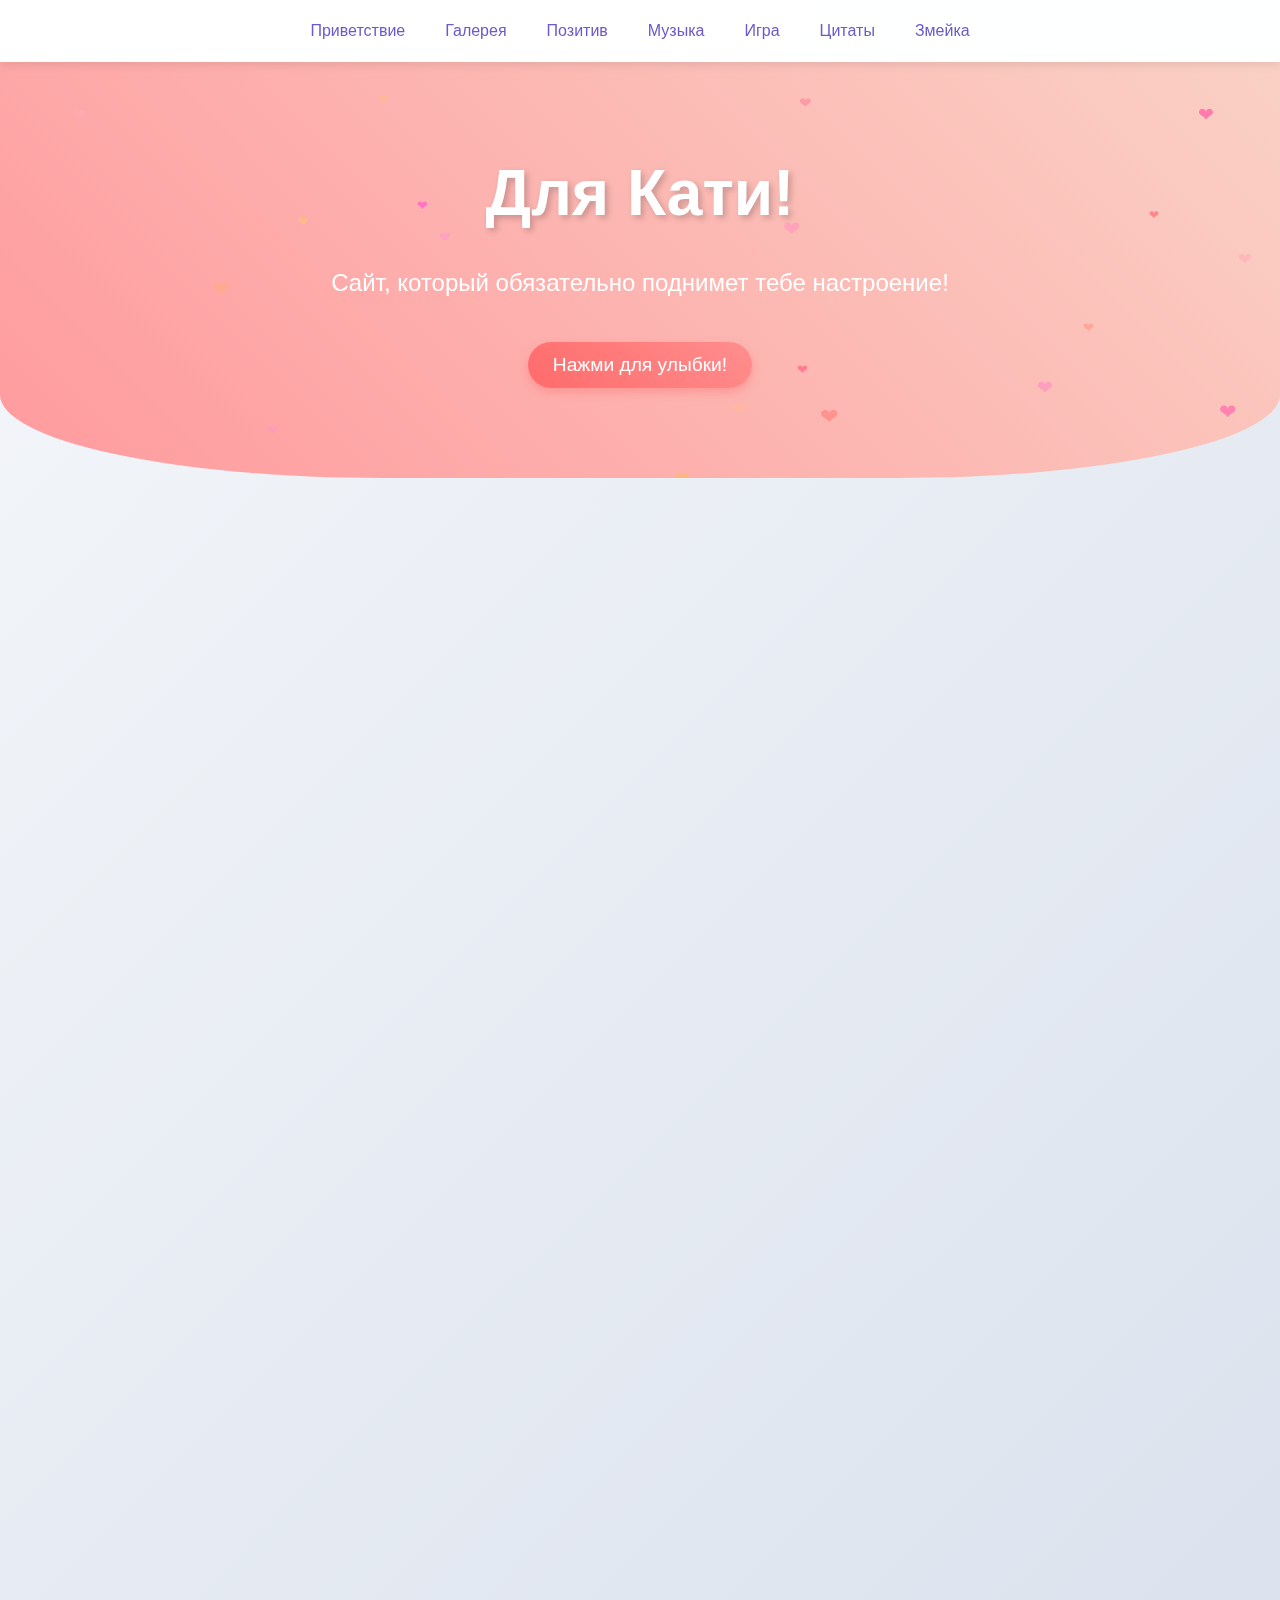
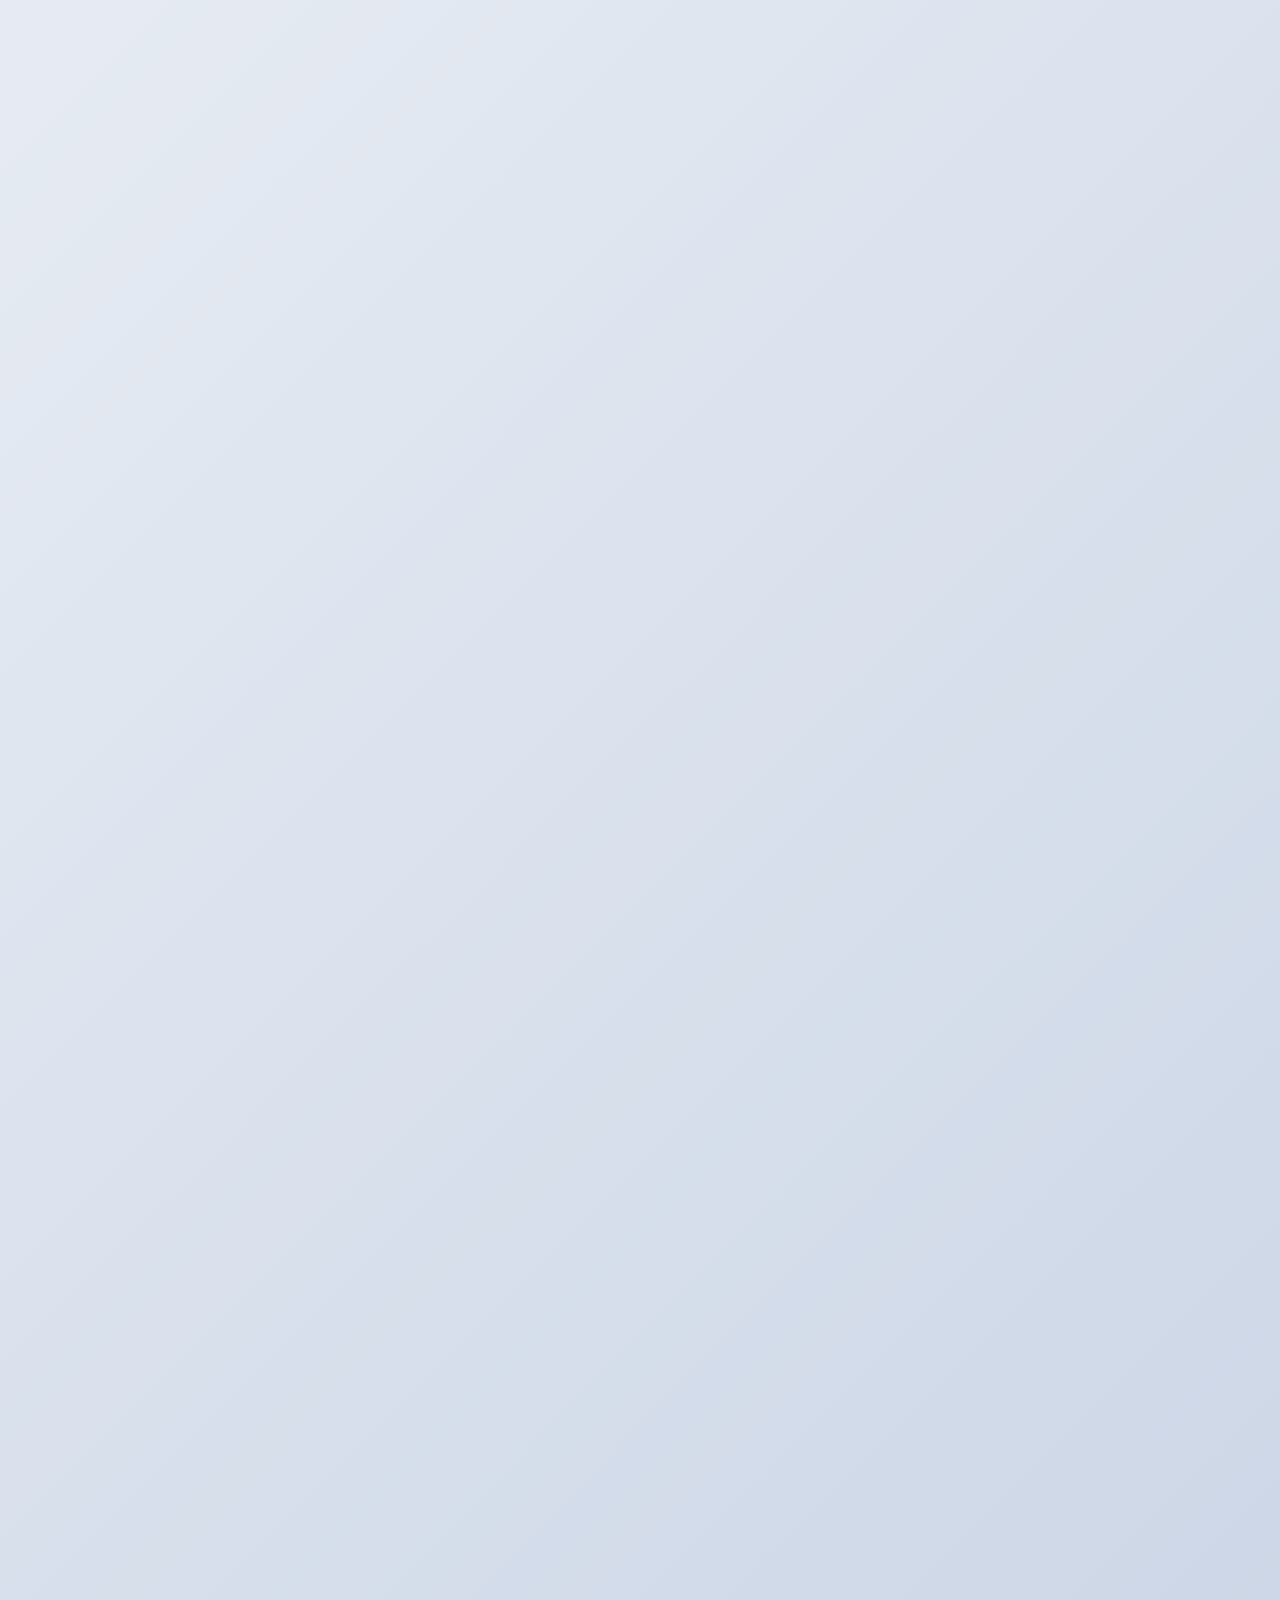
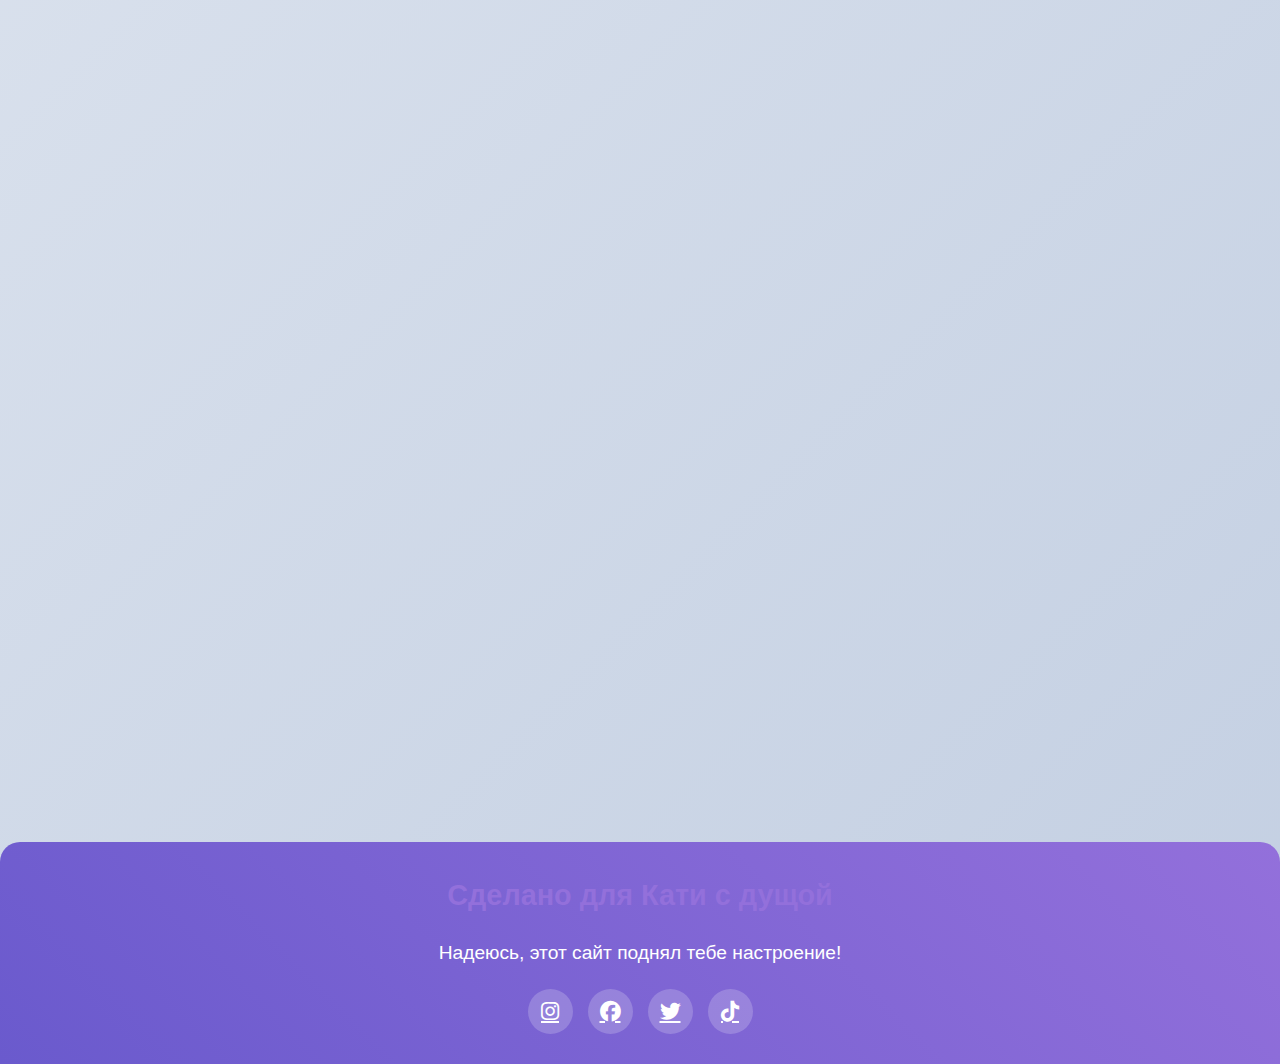
<file: index.html>
<!DOCTYPE html>
<html lang="ru">
<head>
  <meta charset="UTF-8">
  <meta name="viewport" content="width=device-width, initial-scale=1.0">
  <script src="yes.js"></script>
  <link rel="stylesheet" href="main.css">
  <title>Для Кати - Улыбнись!</title>
  <link rel="stylesheet" href="https://cdnjs.cloudflare.com/ajax/libs/font-awesome/6.4.0/css/all.min.css">
</head>
<body>
<!-- Навигация -->
<div class="nav-container">
  <div class="container">
    <nav class="nav-menu">
      <a href="#welcome" class="nav-link">Приветствие</a>
      <a href="#gallery" class="nav-link">Галерея</a>
      <a href="#positive" class="nav-link">Позитив</a>
      <a href="#music" class="nav-link">Музыка</a>
      <a href="#bubbleGame" class="nav-link">Игра</a>
      <a href="#quotes" class="nav-link">Цитаты</a>
      <a href="snake.html" class="nav-link">Змейка</a>
    </nav>
  </div>
</div>

<!-- Шапка -->
<header>
  <div class="floating-hearts" id="floatingHearts"></div>
  <div class="header-content">
    <h1 class="header-title">Для Кати!</h1>
    <p class="header-subtitle">Сайт, который обязательно поднимет тебе настроение!</p>
    <button class="btn" id="startBtn">Нажми для улыбки!</button>
  </div>
</header>

<div class="container">
  <!-- Приветственная секция -->
  <section id="welcome">
    <h2>Привет, Катя!</h2>
    <p>Этот сайт создан специально для тебя, чтобы поднять твоё настроение и заставить улыбнуться!</p>
    <p>Здесь ты найдёшь много приятных сюрпризов, красивых анимаций и интерактивных элементов.</p>
    <div class="progress-container">
      <div class="progress-bar" id="moodBar"></div>
    </div>
    <p id="moodText">Твоё настроение: Нажми кнопку выше, чтобы улучшить!</p>
  </section>

  <!-- Галерея -->
  <section id="gallery">
    <h2>Галерея улыбок</h2>
    <p>Посмотри на эти красивые изображения, которые заставят тебя улыбнуться!</p>
    <div class="gallery">
      <div class="gallery-item">
        <img src="flower.png" alt="Цветы" loading="lazy">
      </div>
      <div class="gallery-item">
        <img src="sunser.png" alt="Закат" loading="lazy">
      </div>
      <div class="gallery-item">
        <img src="cat.png" alt="Котик" loading="lazy">
      </div>
      <div class="gallery-item">
        <img src="raduga.jpg" alt="Радуга" loading="lazy">
      </div>
      <div class="gallery-item">
        <img src="car.png" alt="Машина" loading="lazy">
      </div>
    </div>
  </section>

  <!-- Позитивные карточки -->
  <section id="positive">
    <h2>Позитивные мысли</h2>
    <p>Иногда простое напоминание о хорошем может изменить весь день!</p>
    <div class="positive-cards">
      <div class="positive-card">
        <i class="fas fa-sun"></i>
        <h3>Каждый день - это новый шанс</h3>
        <p>Начни день с улыбки и позитивных мыслей</p>
      </div>
      <div class="positive-card">
        <i class="fas fa-star"></i>
        <h3>Ты заслуживаешь хорошего дня</h3>
        <p>Позволь себе насладиться моментом</p>
      </div>
      <div class="positive-card">
        <i class="fas fa-heart"></i>
        <h3>Небольшие радости важны</h3>
        <p>Цени маленькие моменты счастья</p>
      </div>
      <div class="positive-card">
        <i class="fas fa-cloud"></i>
        <h3>Плохое настроение проходит</h3>
        <p>Как облака на небе - оно скоро уйдёт</p>
      </div>
    </div>
  </section>

  <!-- Музыкальный плеер -->
  <section id="music">
    <h2>Музыка для настроения</h2>
    <p>Включи приятную музыку, чтобы поднять настроение!</p>
    <div class="music-player">
      <h3>Радио "Улыбка"</h3>
      <div class="player-controls">
        <button class="player-btn" id="prevBtn"><i class="fas fa-backward"></i></button>
        <button class="player-btn" id="playBtn"><i class="fas fa-play"></i></button>
        <button class="player-btn" id="nextBtn"><i class="fas fa-forward"></i></button>
      </div>
      <p id="songTitle">Выберите трек</p>
    </div>
  </section>

  <!-- Игра с пузырьками -->
  <section id="bubbleGame">
    <h2>Игра с пузырьками</h2>
    <p>Лопай пузыри, чтобы поднять настроение!</p>
    <div class="bubble-game">
      <p>Счёт: <span id="score">0</span></p>
      <button class="btn" id="startBubbleGame">Начать игру</button>
    </div>
  </section>

  <!-- Цитаты -->
  <section id="quotes">
    <h2>Вдохновляющие цитаты</h2>
    <p>Иногда немного мудрости может изменить весь день!</p>
    <div class="quotes">
      <div class="quote">
        <p>"Самое большое счастье в жизни - это уверенность, что тебя любят."</p>
        <p>- Виктор Гюго</p>
      </div>
      <div class="quote">
        <p>"Улыбка - это солнце, которое прогоняет зиму с человеческого лица."</p>
        <p>- Виктор Гюго</p>
      </div>
      <div class="quote">
        <p>"Счастье - это не что-то готовое. Оно приходит из ваших собственных действий."</p>
        <p>- Далай-лама</p>
      </div>
    </div>
    <button class="btn" id="newQuoteBtn">Новая цитата</button>
  </section>

  <!-- Секретный раздел -->
  <section class="secret-section" id="secretSection">
    <h2>Секретный раздел!</h2>
    <p>Поздравляю, ты нашла секретный раздел! Надеюсь, тебе весело!</p>
    <div class="animated-element">
      <i class="fas fa-gift rotating-element" style="font-size: 4rem; color: #ff6b6b;"></i>
    </div>
    <p>Желаю тебе отличного дня!</p>
  </section>
</div>

<!-- Подвал -->
<footer>
  <h3>Сделано для Кати с дущой</h3>
  <p>Надеюсь, этот сайт поднял тебе настроение!</p>
  <div class="social-links">
    <a href="#" class="social-link"><i class="fab fa-instagram"></i></a>
    <a href="#" class="social-link"><i class="fab fa-facebook"></i></a>
    <a href="#" class="social-link"><i class="fab fa-twitter"></i></a>
    <a href="#" class="social-link"><i class="fab fa-tiktok"></i></a>
  </div>
</footer>

<!-- Модальное окно -->
<div class="modal" id="surpriseModal">
  <div class="modal-content">
    <span class="close-modal" id="closeModal">&times;</span>
    <h2>Сюрприз!</h2>
    <p>Ты достигла максимального уровня настроения!</p>
    <p>Пусть каждый твой день будет наполнен радостью, улыбками и счастьем!</p>
    <div class="animated-element">
      <i class="fas fa-heart" style="font-size: 2.5rem; color: #ff6b6b;"></i>
    </div>
    <button class="btn" id="closeSurpriseBtn">Спасибо!</button>
  </div>
</div>
</body>
</html>
</file>
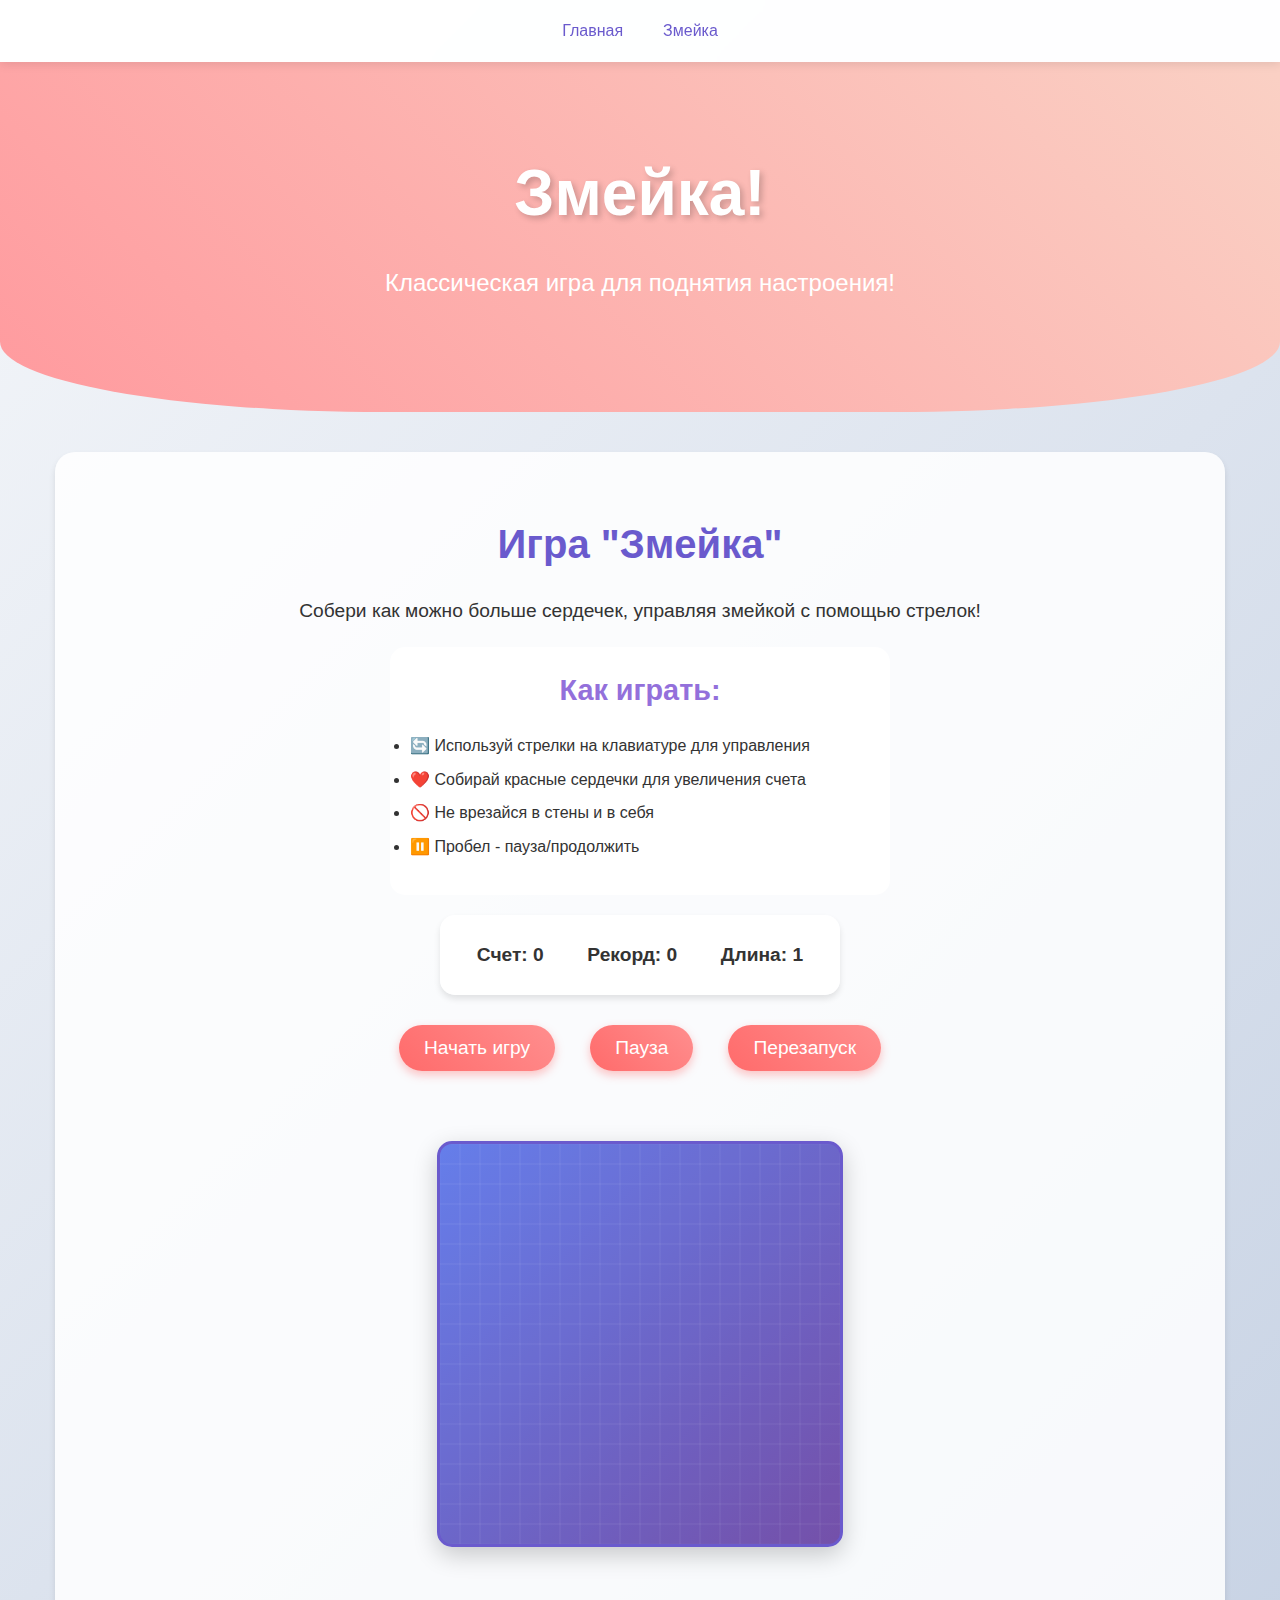
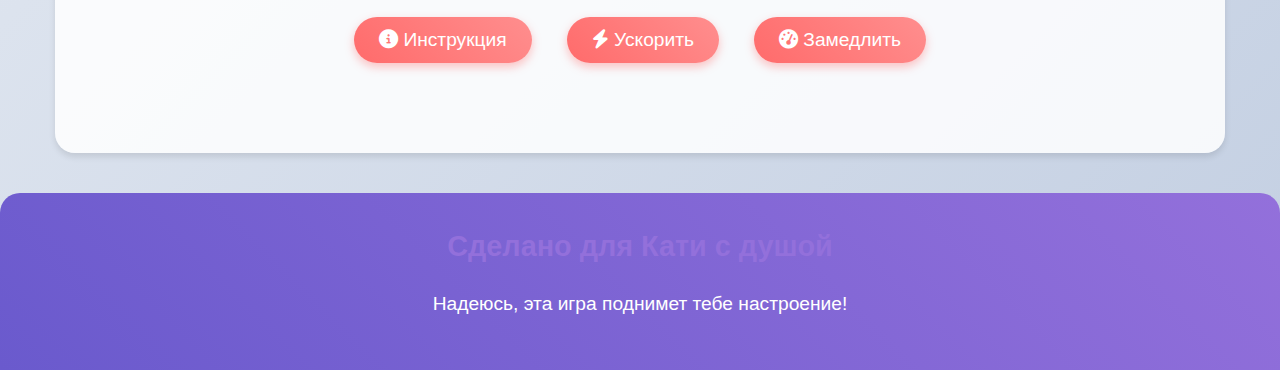
<file: snake.html>
<!DOCTYPE html>
<html lang="ru">
<head>
    <meta charset="UTF-8">
    <meta name="viewport" content="width=device-width, initial-scale=1.0">
    <link rel="stylesheet" href="main.css">
    <title>Змейка - Для Кати</title>
    <link rel="stylesheet" href="https://cdnjs.cloudflare.com/ajax/libs/font-awesome/6.4.0/css/all.min.css">
    <style>
        .snake-game-container {
            text-align: center;
            padding: 20px;
        }

        #snakeCanvas {
            border: 3px solid var(--primary-color);
            border-radius: 15px;
            background: linear-gradient(135deg, #667eea 0%, #764ba2 100%);
            margin: 20px auto;
            display: block;
            box-shadow: 0 8px 25px rgba(0,0,0,0.2);
        }

        .game-stats {
            background: rgba(255, 255, 255, 0.9);
            padding: 15px;
            border-radius: 15px;
            margin: 20px auto;
            max-width: 400px;
            box-shadow: var(--shadow);
            display: flex;
            justify-content: space-around;
            flex-wrap: wrap;
        }

        .game-stats p {
            margin: 10px 0;
            font-size: 1.2rem;
            font-weight: bold;
        }

        .game-controls {
            margin: 20px 0;
            display: flex;
            justify-content: center;
            gap: 15px;
            flex-wrap: wrap;
        }

        .control-buttons {
            display: flex;
            justify-content: center;
            gap: 15px;
            margin: 20px 0;
            flex-wrap: wrap;
        }

        .mobile-controls {
            display: none;
            grid-template-columns: repeat(3, 1fr);
            grid-template-rows: repeat(3, 1fr);
            gap: 10px;
            max-width: 200px;
            margin: 20px auto;
        }

        .mobile-controls button {
            width: 60px;
            height: 60px;
            font-size: 1.5rem;
            border: none;
            border-radius: 50%;
            background: var(--primary-color);
            color: white;
            cursor: pointer;
            transition: var(--transition);
            box-shadow: 0 4px 8px rgba(0,0,0,0.2);
        }

        .mobile-controls button:active {
            transform: scale(0.9);
            background: var(--secondary-color);
        }

        .control-up { grid-column: 2; grid-row: 1; }
        .control-left { grid-column: 1; grid-row: 2; }
        .control-right { grid-column: 3; grid-row: 2; }
        .control-down { grid-column: 2; grid-row: 3; }

        @media (max-width: 768px) {
            #snakeCanvas {
                width: 95vw;
                height: 95vw;
                max-width: 400px;
                max-height: 400px;
            }
            .mobile-controls {
                display: grid;
            }
            .game-controls {
                flex-direction: column;
                align-items: center;
            }
            .control-buttons {
                flex-direction: column;
                align-items: center;
            }
        }

        .game-over {
            display: none;
            position: fixed;
            top: 0;
            left: 0;
            width: 100%;
            height: 100%;
            background: rgba(0,0,0,0.8);
            z-index: 1000;
            justify-content: center;
            align-items: center;
        }

        .game-over-content {
            background: white;
            padding: 30px;
            border-radius: 20px;
            text-align: center;
            max-width: 400px;
            width: 90%;
            animation: fadeIn 0.5s ease;
        }

        .game-instructions {
            background: rgba(255, 255, 255, 0.9);
            padding: 20px;
            border-radius: 15px;
            margin: 20px auto;
            max-width: 500px;
            text-align: center;
        }

        .instructions-list {
            text-align: left;
            margin: 15px 0;
        }

        .instructions-list li {
            margin: 8px 0;
        }
    </style>
</head>
<body>
<!-- Навигация -->
<div class="nav-container">
    <div class="container">
        <nav class="nav-menu">
            <a href="index.html" class="nav-link">Главная</a>
            <a href="#game" class="nav-link">Змейка</a>
        </nav>
    </div>
</div>

<!-- Шапка -->
<header>
    <div class="floating-hearts" id="floatingHearts"></div>
    <div class="header-content">
        <h1 class="header-title">Змейка!</h1>
        <p class="header-subtitle">Классическая игра для поднятия настроения!</p>
    </div>
</header>

<div class="container">
    <section id="game">
        <h2>Игра "Змейка"</h2>
        <p>Собери как можно больше сердечек, управляя змейкой с помощью стрелок!</p>

        <div class="game-instructions">
            <h3>Как играть:</h3>
            <div class="instructions-list">
                <li>🔄 Используй стрелки на клавиатуре для управления</li>
                <li>❤️ Собирай красные сердечки для увеличения счета</li>
                <li>🚫 Не врезайся в стены и в себя</li>
                <li>⏸️ Пробел - пауза/продолжить</li>
            </div>
        </div>

        <div class="game-stats">
            <p>Счет: <span id="score">0</span></p>
            <p>Рекорд: <span id="highScore">0</span></p>
            <p>Длина: <span id="snakeLength">1</span></p>
        </div>

        <div class="game-controls">
            <button class="btn" id="startBtn">Начать игру</button>
            <button class="btn" id="pauseBtn">Пауза</button>
            <button class="btn" id="restartBtn">Перезапуск</button>
        </div>

        <div class="snake-game-container">
            <canvas id="snakeCanvas" width="400" height="400"></canvas>

            <div class="mobile-controls">
                <button class="control-up" id="upBtn">↑</button>
                <button class="control-left" id="leftBtn">←</button>
                <button class="control-right" id="rightBtn">→</button>
                <button class="control-down" id="downBtn">↓</button>
            </div>
        </div>

        <div class="control-buttons">
            <button class="btn" id="instructionsBtn">
                <i class="fas fa-info-circle"></i> Инструкция
            </button>
            <button class="btn" id="speedUpBtn">
                <i class="fas fa-bolt"></i> Ускорить
            </button>
            <button class="btn" id="speedDownBtn">
                <i class="fas fa-tachometer-alt"></i> Замедлить
            </button>
        </div>
    </section>
</div>

<!-- Подвал -->
<footer>
    <h3>Сделано для Кати с душой</h3>
    <p>Надеюсь, эта игра поднимет тебе настроение!</p>
</footer>

<!-- Модальное окно игры -->
<div class="game-over" id="gameOver">
    <div class="game-over-content">
        <h2>Игра окончена!</h2>
        <div class="final-stats">
            <p>Твой счет: <span id="finalScore">0</span></p>
            <p>Рекорд: <span id="finalHighScore">0</span></p>
            <p>Длина змейки: <span id="finalLength">0</span></p>
        </div>
        <div class="game-over-buttons">
            <button class="btn" id="playAgainBtn">Играть снова</button>
            <button class="btn" id="mainMenuBtn">Главное меню</button>
        </div>
    </div>
</div>

<script>
    // Код для змейки
    const canvas = document.getElementById('snakeCanvas');
    const ctx = canvas.getContext('2d');
    const gridSize = 20;
    const tileCount = canvas.width / gridSize;

    let snake = [];
    let food = {};
    let score = 0;
    let highScore = localStorage.getItem('snakeHighScore') || 0;
    let dx = 0;
    let dy = 0;
    let gameSpeed = 150;
    let gameInterval;
    let isPaused = false;
    let isGameOver = false;
    let gameStarted = false;

    // Инициализация игры
    function initGame() {
        snake = [{x: 10, y: 10}];
        food = generateFood();
        score = 0;
        dx = 0;
        dy = 0;
        isGameOver = false;
        gameStarted = true;
        gameSpeed = 150;

        document.getElementById('score').textContent = score;
        document.getElementById('highScore').textContent = highScore;
        document.getElementById('snakeLength').textContent = snake.length;
        document.getElementById('gameOver').style.display = 'none';
        document.getElementById('pauseBtn').textContent = 'Пауза';

        if (gameInterval) clearInterval(gameInterval);
        gameInterval = setInterval(gameLoop, gameSpeed);

        // Отрисовка начального состояния
        draw();
    }

    // Генерация еды
    function generateFood() {
        let newFood;
        let onSnake;
        let attempts = 0;

        do {
            onSnake = false;
            newFood = {
                x: Math.floor(Math.random() * tileCount),
                y: Math.floor(Math.random() * tileCount)
            };

            // Проверяем, не на змейке ли еда
            for (let segment of snake) {
                if (segment.x === newFood.x && segment.y === newFood.y) {
                    onSnake = true;
                    break;
                }
            }
            attempts++;
        } while (onSnake && attempts < 100);

        return newFood;
    }

    // Игровой цикл
    function gameLoop() {
        if (isPaused || isGameOver) return;

        update();
        draw();
    }

    // Обновление игры
    function update() {
        // Если змейка не двигается, не обновляем
        if (dx === 0 && dy === 0) return;

        // Перемещение змейки
        const head = {x: snake[0].x + dx, y: snake[0].y + dy};

        // Проверка столкновения со стенами
        if (head.x < 0 || head.x >= tileCount || head.y < 0 || head.y >= tileCount) {
            gameOver();
            return;
        }

        // Проверка столкновения с собой
        for (let i = 0; i < snake.length; i++) {
            if (head.x === snake[i].x && head.y === snake[i].y) {
                gameOver();
                return;
            }
        }

        // Добавляем новую голову
        snake.unshift(head);

        // Проверка съедания еды
        if (head.x === food.x && head.y === food.y) {
            score += 10;
            if (score > highScore) {
                highScore = score;
                localStorage.setItem('snakeHighScore', highScore);
            }
            food = generateFood();

            // Увеличиваем скорость каждые 50 очков
            if (score % 50 === 0 && gameSpeed > 50) {
                gameSpeed -= 10;
                clearInterval(gameInterval);
                gameInterval = setInterval(gameLoop, gameSpeed);
            }
        } else {
            // Удаляем хвост только если не съели еду
            snake.pop();
        }

        updateDisplay();
    }

    // Отрисовка игры
    function draw() {
        // Очистка canvas
        ctx.fillStyle = 'rgba(102, 126, 234, 0.1)';
        ctx.fillRect(0, 0, canvas.width, canvas.height);

        // Отрисовка сетки
        ctx.strokeStyle = 'rgba(255, 255, 255, 0.1)';
        ctx.lineWidth = 0.5;
        for (let i = 0; i < tileCount; i++) {
            for (let j = 0; j < tileCount; j++) {
                ctx.strokeRect(i * gridSize, j * gridSize, gridSize, gridSize);
            }
        }

        // Отрисовка змейки
        snake.forEach((segment, index) => {
            if (index === 0) {
                // Голова змейки
                ctx.fillStyle = '#4CAF50';
                ctx.fillRect(segment.x * gridSize, segment.y * gridSize, gridSize, gridSize);

                // Глаза
                ctx.fillStyle = 'white';
                ctx.fillRect(segment.x * gridSize + 4, segment.y * gridSize + 4, 4, 4);
                ctx.fillRect(segment.x * gridSize + 12, segment.y * gridSize + 4, 4, 4);
            } else {
                // Тело змейки
                const gradient = ctx.createLinearGradient(
                    segment.x * gridSize,
                    segment.y * gridSize,
                    segment.x * gridSize + gridSize,
                    segment.y * gridSize + gridSize
                );
                gradient.addColorStop(0, '#8BC34A');
                gradient.addColorStop(1, '#7CB342');

                ctx.fillStyle = gradient;
                ctx.fillRect(segment.x * gridSize, segment.y * gridSize, gridSize, gridSize);
            }
        });

        // Отрисовка еды (сердечко)
        ctx.fillStyle = '#ff6b6b';
        ctx.beginPath();
        const centerX = food.x * gridSize + gridSize/2;
        const centerY = food.y * gridSize + gridSize/2;
        const radius = gridSize/2 - 2;

        // Рисуем сердечко
        ctx.moveTo(centerX, centerY);
        ctx.bezierCurveTo(
            centerX, centerY - radius,
            centerX - radius, centerY,
            centerX, centerY + radius
        );
        ctx.bezierCurveTo(
            centerX + radius, centerY,
            centerX, centerY - radius,
            centerX, centerY
        );
        ctx.fill();

        // Блеск на сердечке
        ctx.fillStyle = 'white';
        ctx.beginPath();
        ctx.arc(centerX - 2, centerY - 2, 2, 0, Math.PI * 2);
        ctx.fill();
    }

    // Конец игры
    function gameOver() {
        isGameOver = true;
        gameStarted = false;
        clearInterval(gameInterval);

        document.getElementById('finalScore').textContent = score;
        document.getElementById('finalHighScore').textContent = highScore;
        document.getElementById('finalLength').textContent = snake.length;
        document.getElementById('gameOver').style.display = 'flex';
    }

    // Обновление дисплея
    function updateDisplay() {
        document.getElementById('score').textContent = score;
        document.getElementById('highScore').textContent = highScore;
        document.getElementById('snakeLength').textContent = snake.length;
    }

    // Управление с клавиатуры
    document.addEventListener('keydown', (e) => {
        if (isGameOver || !gameStarted) return;

        // Предотвращаем прокрутку страницы при использовании стрелок
        if(['ArrowUp', 'ArrowDown', 'ArrowLeft', 'ArrowRight', ' '].includes(e.key)) {
            e.preventDefault();
        }

        switch(e.key) {
            case 'ArrowUp':
                if (dy !== 1) { dx = 0; dy = -1; }
                break;
            case 'ArrowDown':
                if (dy !== -1) { dx = 0; dy = 1; }
                break;
            case 'ArrowLeft':
                if (dx !== 1) { dx = -1; dy = 0; }
                break;
            case 'ArrowRight':
                if (dx !== -1) { dx = 1; dy = 0; }
                break;
            case ' ':
                togglePause();
                break;
        }
    });

    // Мобильное управление
    document.getElementById('upBtn').addEventListener('click', () => {
        if (dy !== 1 && gameStarted) { dx = 0; dy = -1; }
    });
    document.getElementById('downBtn').addEventListener('click', () => {
        if (dy !== -1 && gameStarted) { dx = 0; dy = 1; }
    });
    document.getElementById('leftBtn').addEventListener('click', () => {
        if (dx !== 1 && gameStarted) { dx = -1; dy = 0; }
    });
    document.getElementById('rightBtn').addEventListener('click', () => {
        if (dx !== -1 && gameStarted) { dx = 1; dy = 0; }
    });

    // Кнопки управления
    document.getElementById('startBtn').addEventListener('click', () => {
        if (!gameStarted) {
            initGame();
        } else if (isPaused) {
            togglePause();
        }
    });

    document.getElementById('pauseBtn').addEventListener('click', togglePause);
    document.getElementById('restartBtn').addEventListener('click', initGame);
    document.getElementById('playAgainBtn').addEventListener('click', initGame);
    document.getElementById('mainMenuBtn').addEventListener('click', () => {
        window.location.href = 'index.html';
    });

    document.getElementById('instructionsBtn').addEventListener('click', () => {
        alert('Управление змейкой:\n\n⬆️ Стрелка вверх - движение вверх\n⬇️ Стрелка вниз - движение вниз\n⬅️ Стрелка влево - движение влево\n➡️ Стрелка вправо - движение вправо\n⏸️ Пробел - пауза/продолжить\n\nСобери как можно больше сердечек!');
    });

    document.getElementById('speedUpBtn').addEventListener('click', () => {
        if (gameSpeed > 50) {
            gameSpeed -= 20;
            if (gameInterval) {
                clearInterval(gameInterval);
                gameInterval = setInterval(gameLoop, gameSpeed);
            }
            showNotification('Скорость увеличена!');
        }
    });

    document.getElementById('speedDownBtn').addEventListener('click', () => {
        if (gameSpeed < 300) {
            gameSpeed += 20;
            if (gameInterval) {
                clearInterval(gameInterval);
                gameInterval = setInterval(gameLoop, gameSpeed);
            }
            showNotification('Скорость уменьшена!');
        }
    });

    function togglePause() {
        if (!gameStarted) return;

        isPaused = !isPaused;
        document.getElementById('pauseBtn').textContent = isPaused ? 'Продолжить' : 'Пауза';

        if (isPaused) {
            showNotification('Игра на паузе');
        }
    }

    function showNotification(message) {
        const notification = document.createElement('div');
        notification.textContent = message;
        notification.style.cssText = `
            position: fixed;
            top: 20px;
            right: 20px;
            background: #4CAF50;
            color: white;
            padding: 10px 15px;
            border-radius: 5px;
            z-index: 1000;
            animation: slideInRight 0.5s ease;
        `;
        document.body.appendChild(notification);

        setTimeout(() => {
            notification.remove();
        }, 2000);
    }

    // Инициализация при загрузке
    document.addEventListener('DOMContentLoaded', () => {
        document.getElementById('highScore').textContent = highScore;
        draw(); // Начальная отрисовка

        // Добавляем стили для анимации
        const style = document.createElement('style');
        style.textContent = `
            @keyframes slideInRight {
                from {
                    transform: translateX(100%);
                    opacity: 0;
                }
                to {
                    transform: translateX(0);
                    opacity: 1;
                }
            }
        `;
        document.head.appendChild(style);
    });
</script>
</body>
</html>
</file>
<file: main.css>
* {
    margin: 0;
    padding: 0;
    box-sizing: border-box;
    font-family: 'Segoe UI', Tahoma, Geneva, Verdana, sans-serif;
}

:root {
    --primary-color: #6a5acd;
    --secondary-color: #9370db;
    --accent-color: #ff6b6b;
    --light-color: #f5f7fa;
    --dark-color: #333;
    --shadow: 0 4px 6px rgba(0, 0, 0, 0.1);
    --transition: all 0.3s ease;
}

html {
    scroll-behavior: smooth;
}

body {
    background: linear-gradient(135deg, var(--light-color) 0%, #c3cfe2 100%);
    color: var(--dark-color);
    overflow-x: hidden;
    min-height: 100vh;
    line-height: 1.6;
}

.container {
    max-width: 1200px;
    margin: 0 auto;
    padding: 0 15px;
}

/* Секции */
section {
    padding: 60px 0;
    margin-bottom: 30px;
    border-radius: 20px;
    background: rgba(255, 255, 255, 0.85);
    box-shadow: var(--shadow);
    position: relative;
    overflow: hidden;
}

/* Заголовки */
h1, h2, h3 {
    color: var(--primary-color);
    margin-bottom: 20px;
    text-align: center;
}

h1 {
    font-size: clamp(2.5rem, 5vw, 3.5rem);
    margin-bottom: 15px;
    text-shadow: 2px 2px 4px rgba(0, 0, 0, 0.1);
}

h2 {
    font-size: clamp(2rem, 4vw, 2.5rem);
}

h3 {
    font-size: clamp(1.5rem, 3vw, 1.8rem);
    color: var(--secondary-color);
}

p {
    font-size: clamp(1rem, 2.5vw, 1.2rem);
    line-height: 1.6;
    margin-bottom: 20px;
    text-align: center;
    padding: 0 10px;
}

/* Шапка */
header {
    text-align: center;
    padding: 80px 20px;
    position: relative;
    background: linear-gradient(45deg, #ff9a9e 0%, #fad0c4 99%, #fad0c4 100%);
    border-radius: 0 0 30% 30% / 0 0 20% 20%;
    margin-bottom: 40px;
    overflow: hidden;
}

.header-content {
    position: relative;
    z-index: 2;
}

.header-title {
    font-size: clamp(2.5rem, 6vw, 4rem);
    color: white;
    text-shadow: 3px 3px 6px rgba(0, 0, 0, 0.2);
    margin-bottom: 20px;
    animation: bounce 2s infinite;
}

.header-subtitle {
    font-size: clamp(1.2rem, 3vw, 1.5rem);
    color: white;
    margin-bottom: 30px;
}

/* Кнопки */
.btn {
    display: inline-block;
    padding: 12px 25px;
    background: linear-gradient(45deg, var(--accent-color), #ff8e8e);
    color: white;
    border: none;
    border-radius: 50px;
    font-size: clamp(1rem, 2.5vw, 1.2rem);
    cursor: pointer;
    transition: var(--transition);
    box-shadow: 0 4px 10px rgba(255, 107, 107, 0.4);
    text-decoration: none;
    margin: 10px;
}

.btn:hover {
    transform: translateY(-3px);
    box-shadow: 0 6px 15px rgba(255, 107, 107, 0.6);
}

/* Анимации */
@keyframes float {
    0%, 100% {
        transform: translateY(0);
    }
    50% {
        transform: translateY(-15px);
    }
}

@keyframes bounce {
    0%, 100% {
        transform: translateY(0);
    }
    50% {
        transform: translateY(-8px);
    }
}

@keyframes pulse {
    0%, 100% {
        transform: scale(1);
    }
    50% {
        transform: scale(1.05);
    }
}

@keyframes rotate {
    0% {
        transform: rotate(0deg);
    }
    100% {
        transform: rotate(360deg);
    }
}

@keyframes fadeIn {
    from {
        opacity: 0;
        transform: translateY(20px);
    }
    to {
        opacity: 1;
        transform: translateY(0);
    }
}

/* Плавающие элементы */
.floating-hearts {
    position: absolute;
    top: 0;
    left: 0;
    width: 100%;
    height: 100%;
    pointer-events: none;
    z-index: 1;
}

.heart {
    position: absolute;
    font-size: clamp(18px, 4vw, 24px);
    color: rgba(255, 107, 107, 0.7);
    animation: float 6s ease-in-out infinite;
}

/* Галерея */
.gallery {
    display: grid;
    grid-template-columns: repeat(auto-fit, minmax(200px, 1fr));
    gap: 15px;
    margin-top: 30px;
    padding: 0 10px;
}

.gallery-item {
    position: relative;
    overflow: hidden;
    border-radius: 15px;
    box-shadow: 0 3px 10px rgba(0, 0, 0, 0.1);
    height: 200px;
    cursor: pointer;
    transition: var(--transition);
}

.gallery-item:hover {
    transform: scale(1.03);
    box-shadow: 0 5px 15px rgba(0, 0, 0, 0.15);
}

.gallery-item img {
    width: 100%;
    height: 100%;
    object-fit: cover;
    transition: transform 0.5s ease;
}

.gallery-item:hover img {
    transform: scale(1.1);
}

/* Позитивные карточки */
.positive-cards {
    display: grid;
    grid-template-columns: repeat(auto-fit, minmax(200px, 1fr));
    gap: 15px;
    margin-top: 30px;
    padding: 0 10px;
}

.positive-card {
    background: linear-gradient(135deg, #a1c4fd 0%, #c2e9fb 100%);
    padding: 20px;
    border-radius: 15px;
    text-align: center;
    box-shadow: var(--shadow);
    transition: var(--transition);
    animation: fadeIn 1s ease-out;
}

.positive-card:hover {
    transform: translateY(-5px);
    box-shadow: 0 8px 20px rgba(0, 0, 0, 0.15);
}

.positive-card i {
    font-size: 2rem;
    color: var(--primary-color);
    margin-bottom: 10px;
}

/* Музыкальный плеер */
.music-player {
    background: linear-gradient(135deg, #667eea 0%, #764ba2 100%);
    padding: 25px;
    border-radius: 15px;
    color: white;
    text-align: center;
    margin-top: 30px;
    max-width: 500px;
    margin-left: auto;
    margin-right: auto;
}

.player-controls {
    display: flex;
    justify-content: center;
    align-items: center;
    gap: 15px;
    margin-top: 20px;
}

.player-btn {
    background: rgba(255, 255, 255, 0.2);
    border: none;
    width: 45px;
    height: 45px;
    border-radius: 50%;
    color: white;
    font-size: 1.1rem;
    cursor: pointer;
    transition: var(--transition);
}

.player-btn:hover {
    background: rgba(255, 255, 255, 0.3);
    transform: scale(1.05);
}

/* Игра с пузырьками */
.bubble-game {
    background: linear-gradient(135deg, #ffecd2 0%, #fcb69f 100%);
    padding: 30px;
    border-radius: 15px;
    text-align: center;
    margin-top: 30px;
    position: relative;
    min-height: 300px;
    overflow: hidden;
}

.bubble {
    position: absolute;
    border-radius: 50%;
    background: rgba(255, 255, 255, 0.7);
    animation: float 8s ease-in-out infinite;
    cursor: pointer;
    transition: transform 0.2s;
}

.bubble:hover {
    transform: scale(1.05);
}

/* Цитаты */
.quotes {
    margin-top: 30px;
}

.quote {
    background: linear-gradient(135deg, #d4fc79 0%, #96e6a1 100%);
    padding: 25px;
    border-radius: 15px;
    margin-bottom: 20px;
    text-align: center;
    font-style: italic;
    position: relative;
    animation: fadeIn 1s ease-out;
}

.quote:before, .quote:after {
    content: '"';
    font-size: 2.5rem;
    color: rgba(0, 0, 0, 0.1);
    position: absolute;
}

.quote:before {
    top: 10px;
    left: 15px;
}

.quote:after {
    bottom: 10px;
    right: 15px;
}

/* Подвал */
footer {
    text-align: center;
    padding: 30px 20px;
    background: linear-gradient(45deg, var(--primary-color), var(--secondary-color));
    color: white;
    border-radius: 20px 20px 0 0;
    margin-top: 40px;
}

.social-links {
    display: flex;
    justify-content: center;
    gap: 15px;
    margin-top: 20px;
}

.social-link {
    display: inline-flex;
    align-items: center;
    justify-content: center;
    width: 45px;
    height: 45px;
    background: rgba(255, 255, 255, 0.2);
    border-radius: 50%;
    color: white;
    font-size: 1.3rem;
    transition: var(--transition);
}

.social-link:hover {
    background: rgba(255, 255, 255, 0.3);
    transform: translateY(-3px);
}

/* Прогресс бар */
.progress-container {
    width: 90%;
    max-width: 400px;
    height: 20px;
    background: rgba(255, 255, 255, 0.3);
    border-radius: 10px;
    margin: 20px auto;
    overflow: hidden;
}

.progress-bar {
    height: 100%;
    background: linear-gradient(90deg, var(--accent-color), #ff8e8e);
    border-radius: 10px;
    width: 0%;
    transition: width 0.5s ease;
}

/* Модальное окно */
.modal {
    display: none;
    position: fixed;
    top: 0;
    left: 0;
    width: 100%;
    height: 100%;
    background: rgba(0, 0, 0, 0.8);
    z-index: 1000;
    justify-content: center;
    align-items: center;
    padding: 15px;
}

.modal-content {
    background: white;
    padding: 25px;
    border-radius: 15px;
    max-width: 500px;
    width: 100%;
    text-align: center;
    position: relative;
    animation: fadeIn 0.5s ease-out;
    max-height: 90vh;
    overflow-y: auto;
}

.close-modal {
    position: absolute;
    top: 10px;
    right: 15px;
    font-size: 1.5rem;
    cursor: pointer;
    color: var(--primary-color);
}

/* Секретный раздел */
.secret-section {
    background: linear-gradient(135deg, #ff9a9e 0%, #fecfef 100%);
    padding: 30px;
    border-radius: 15px;
    text-align: center;
    margin-top: 30px;
    display: none;
}

/* Конфетти */
.confetti {
    position: fixed;
    width: 10px;
    height: 10px;
    background: #f00;
    top: -10px;
    animation: confetti-fall 5s linear forwards;
    z-index: 1001;
    pointer-events: none;
}

@keyframes confetti-fall {
    0% {
        transform: translateY(0) rotate(0deg);
    }
    100% {
        transform: translateY(100vh) rotate(360deg);
    }
}

/* Навигация */
.nav-container {
    position: sticky;
    top: 0;
    z-index: 100;
    background: rgba(255, 255, 255, 0.95);
    backdrop-filter: blur(10px);
    box-shadow: 0 2px 10px rgba(0, 0, 0, 0.1);
    padding: 10px 0;
}

.nav-menu {
    display: flex;
    justify-content: center;
    flex-wrap: wrap;
    gap: 10px;
}

.nav-link {
    padding: 8px 15px;
    color: var(--primary-color);
    text-decoration: none;
    border-radius: 20px;
    transition: var(--transition);
    font-weight: 500;
}

.nav-link:hover {
    background: rgba(106, 90, 205, 0.1);
}

/* Улучшения для мобильных устройств */
@media (max-width: 768px) {
    section {
        padding: 40px 15px;
        margin-bottom: 20px;
        border-radius: 15px;
    }

    header {
        padding: 60px 15px;
        border-radius: 0 0 20% 20% / 0 0 15% 15%;
    }

    .gallery {
        grid-template-columns: repeat(auto-fit, minmax(150px, 1fr));
        gap: 10px;
    }

    .gallery-item {
        height: 150px;
    }

    .positive-cards {
        grid-template-columns: 1fr;
        gap: 15px;
    }

    .music-player {
        padding: 20px 15px;
    }

    .bubble-game {
        padding: 20px 15px;
        min-height: 250px;
    }

    .quote {
        padding: 20px 15px;
    }

    .modal-content {
        padding: 20px 15px;
    }

    .nav-menu {
        gap: 5px;
    }

    .nav-link {
        padding: 6px 12px;
        font-size: 0.9rem;
    }
}

@media (max-width: 480px) {
    .gallery {
        grid-template-columns: repeat(2, 1fr);
    }

    .player-controls {
        gap: 10px;
    }

    .player-btn {
        width: 40px;
        height: 40px;
        font-size: 1rem;
    }

    .social-links {
        gap: 10px;
    }

    .social-link {
        width: 40px;
        height: 40px;
        font-size: 1.2rem;
    }
}

/* Предотвращение горизонтального скролла */
body, html {
    max-width: 100%;
    overflow-x: hidden;
}

/* Улучшение производительности анимаций */
.heart, .bubble, .confetti {
    will-change: transform;
}
</file>
